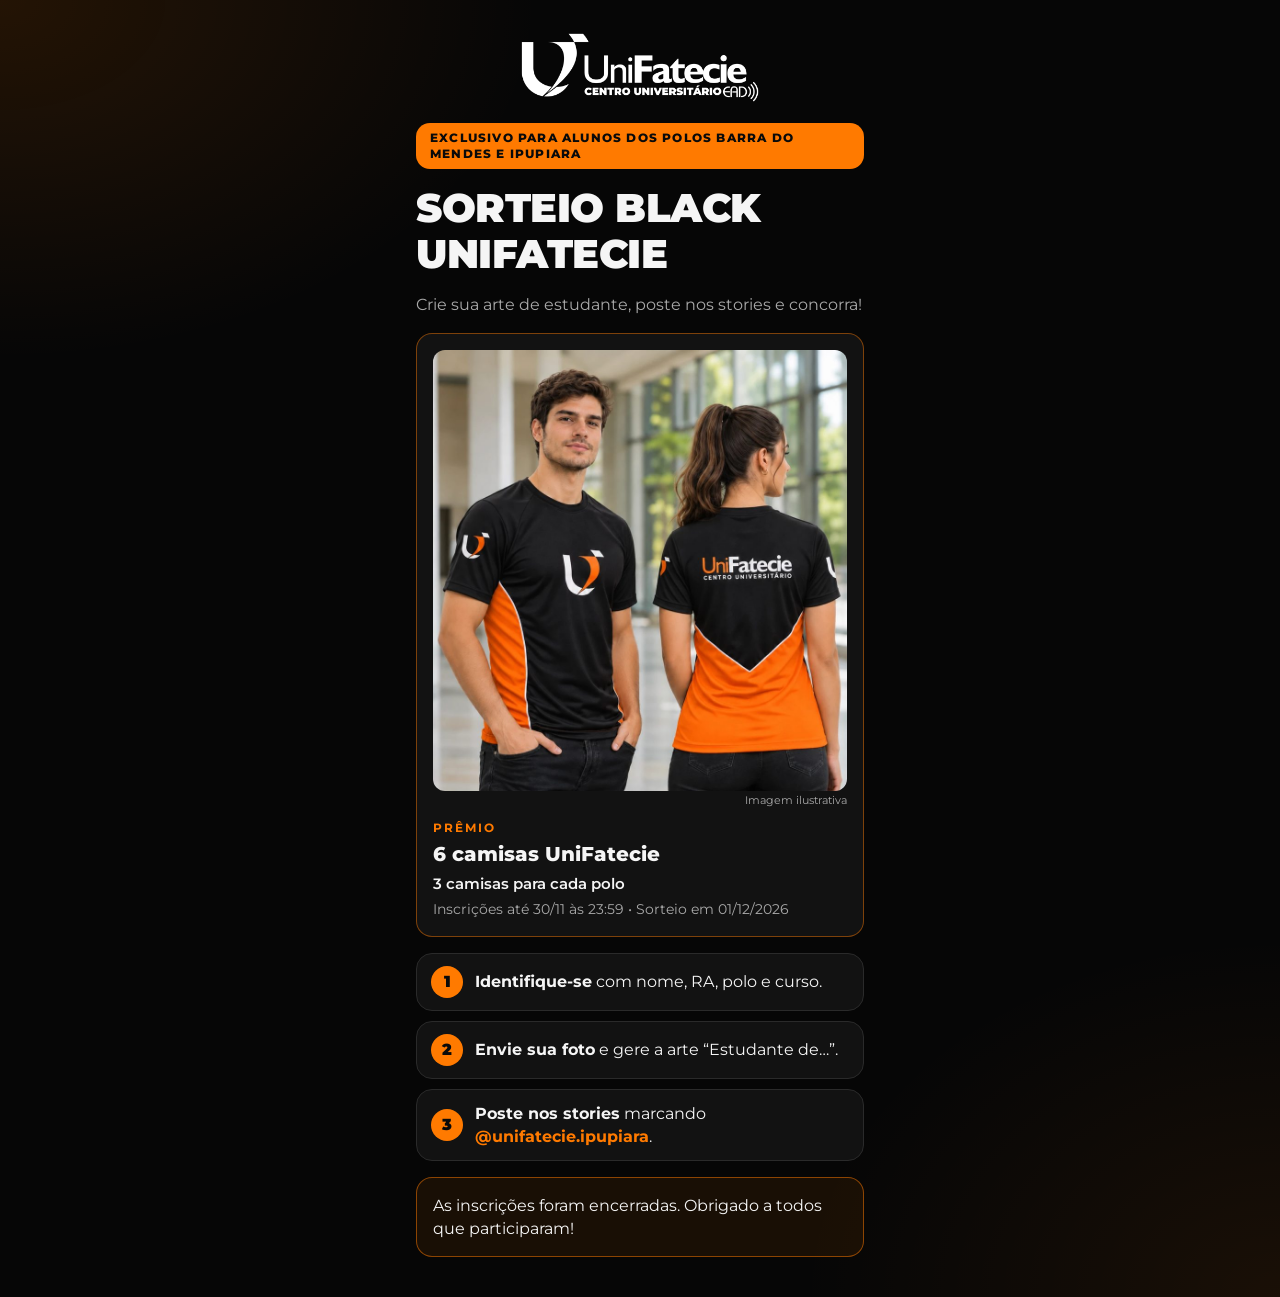
<file: index.html>
<!doctype html>
<html lang="pt-BR">
<head>
  <meta charset="utf-8">
  <meta name="viewport" content="width=device-width, initial-scale=1, viewport-fit=cover">
  <title>Sorteio Black UniFatecie</title>
  <meta name="description" content="Crie sua arte de estudante, poste nos stories e concorra no Sorteio Black UniFatecie.">
  <meta name="theme-color" content="#060606">
  <link rel="preconnect" href="https://fonts.googleapis.com">
  <link rel="preconnect" href="https://fonts.gstatic.com" crossorigin>
  <link href="https://fonts.googleapis.com/css2?family=Montserrat:wght@500;600;700;800;900&display=swap" rel="stylesheet">
  <link rel="stylesheet" href="css/style.css">
</head>
<body>
  <div id="aviso-app" class="aviso-app" hidden>
    Você abriu pelo navegador do Instagram. Se tiver dificuldade para salvar a arte, toque em
    <strong>⋯</strong> e escolha <strong>“Abrir no navegador”</strong>.
  </div>

  <main class="container">

    <!-- ===================== INÍCIO ===================== -->
    <section id="tela-inicio" class="tela ativa">
      <img class="logo-topo" src="assets/logo.png" alt="UniFatecie" onerror="this.replaceWith(Object.assign(document.createElement('p'),{className:'logo-texto',textContent:'UniFatecie'}))">
      <p class="selo" id="selo">Exclusivo para alunos dos polos Barra do Mendes e Ipupiara</p>
      <h1 id="titulo-campanha">Sorteio Black UniFatecie</h1>
      <p id="subtitulo-campanha" class="sub"></p>

      <div class="cartao premio">
        <img id="img-premio" class="img-premio" alt="Camisas UniFatecie, prêmio do sorteio" hidden>
        <small id="legenda-premio" class="legenda-premio" hidden></small>
        <span class="premio-rotulo">Prêmio</span>
        <strong id="premio"></strong>
        <span id="premio-detalhe" class="premio-detalhe"></span>
        <span id="info-datas" class="premio-datas"></span>
      </div>

      <ol class="passos">
        <li><span>1</span><div><strong>Identifique-se</strong> com nome, RA, polo e curso.</div></li>
        <li><span>2</span><div><strong>Envie sua foto</strong> e gere a arte “Estudante de…”.</div></li>
        <li><span>3</span><div><strong>Poste nos stories</strong> marcando <b class="perfil"></b>.</div></li>
      </ol>

      <div id="bloco-cta">
        <button id="btn-participar" class="btn btn-primario">Quero participar</button>
        <button class="btn btn-link" data-abrir-regulamento>Ler o regulamento</button>
      </div>
      <div id="bloco-encerrado" class="cartao alerta" hidden>
        As inscrições foram encerradas. Obrigado a todos que participaram!
      </div>
    </section>

    <!-- ===================== DADOS ===================== -->
    <section id="tela-dados" class="tela">
      <button class="voltar" data-ir="tela-inicio">‹ Voltar</button>
      <p class="etapa">Etapa 1 de 2</p>
      <h2>Seus dados</h2>

      <form id="form-dados" novalidate>
        <label class="campo">
          <span>Nome completo</span>
          <input id="nome" name="nome" type="text" autocomplete="name" maxlength="120" required>
          <small class="erro" data-erro="nome"></small>
        </label>

        <label class="campo">
          <span>RA</span>
          <input id="ra" name="ra" type="text" inputmode="numeric" autocomplete="off" maxlength="10" placeholder="6 números" required>
          <small class="erro" data-erro="ra"></small>
        </label>

        <fieldset class="campo">
          <legend>Polo</legend>
          <div id="opcoes-polo" class="opcoes"></div>
          <small class="erro" data-erro="polo"></small>
        </fieldset>

        <label class="campo">
          <span>Curso</span>
          <select id="curso" name="curso" required></select>
          <small class="erro" data-erro="curso"></small>
        </label>

        <label class="campo" id="campo-outro-curso" hidden>
          <span>Qual curso?</span>
          <input id="outro-curso" name="outroCurso" type="text" maxlength="80">
          <small class="erro" data-erro="outroCurso"></small>
        </label>

        <label class="campo">
          <span>Seu @ no Instagram</span>
          <div class="com-prefixo">
            <b>@</b>
            <input id="instagram" name="instagram" type="text" autocomplete="off" autocapitalize="none" spellcheck="false" maxlength="60" required>
          </div>
          <small class="dica">Usamos para conferir a sua postagem.</small>
          <small class="erro" data-erro="instagram"></small>
        </label>

        <label class="aceite">
          <input id="aceite" type="checkbox" required>
          <span>Li e aceito o <button type="button" class="link-inline" data-abrir-regulamento>regulamento</button> e autorizo o uso dos meus dados exclusivamente para este sorteio.</span>
        </label>
        <small class="erro" data-erro="aceite"></small>

        <button type="submit" class="btn btn-primario">Continuar</button>
      </form>
    </section>

    <!-- ===================== FOTO ===================== -->
    <section id="tela-foto" class="tela">
      <button class="voltar" data-ir="tela-dados">‹ Voltar</button>
      <p class="etapa">Etapa 2 de 2</p>
      <h2>Sua foto</h2>
      <p class="sub">Arraste para posicionar e use o controle (ou dois dedos) para dar zoom.</p>

      <div class="moldura-preview">
        <canvas id="canvas-arte" width="1080" height="1920" aria-label="Pré-visualização da arte"></canvas>
      </div>

      <input id="input-foto" type="file" accept="image/*" hidden>

      <div class="controles" id="controles-foto" hidden>
        <label class="zoom">
          <span aria-hidden="true">−</span>
          <input id="zoom" type="range" min="1" max="4" step="0.01" value="1" aria-label="Zoom da foto">
          <span aria-hidden="true">+</span>
        </label>
        <div class="linha-botoes">
          <button type="button" class="btn btn-secundario" id="btn-trocar">Trocar foto</button>
          <button type="button" class="btn btn-secundario" id="btn-girar">Girar</button>
        </div>
      </div>

      <button type="button" class="btn btn-secundario" id="btn-escolher">Escolher foto</button>
      <button type="button" class="btn btn-primario" id="btn-gerar" disabled>Gerar minha arte</button>
      <small class="erro centro" id="erro-foto"></small>
    </section>

    <!-- ===================== FINAL ===================== -->
    <section id="tela-final" class="tela">
      <div id="final-carregando" class="carregando">
        <div class="spinner"></div>
        <p>Registrando sua participação…</p>
      </div>

      <div id="final-erro" class="cartao alerta" hidden>
        <p id="final-erro-msg">Não foi possível registrar sua participação.</p>
        <button type="button" class="btn btn-primario" id="btn-tentar">Tentar novamente</button>
        <button type="button" class="btn btn-primario" id="btn-corrigir" hidden>Corrigir meu RA</button>
        <button type="button" class="btn btn-link" data-ir="tela-foto">Voltar</button>
      </div>

      <div id="final-ok" hidden>
        <h2 id="final-titulo">Pronto!</h2>
        <p id="final-msg" class="sub"></p>
        <div id="numero-sorte" class="numero-sorte">
          <span>Você concorre com o seu RA</span>
          <strong id="numero"></strong>
          <small>Fique de olho no sorteio: o RA sorteado aparece na tela.</small>
        </div>
        <p id="aviso-demo" class="cartao alerta" hidden>
          Modo de teste: o site ainda não está ligado à planilha, então esta inscrição não foi salva.
        </p>

        <img id="img-final" class="img-final" alt="Sua arte para os stories">
        <small class="dica centro">Se os botões não funcionarem, pressione e segure a imagem para salvar.</small>

        <button type="button" class="btn btn-primario" id="btn-compartilhar" hidden>Compartilhar nos stories</button>
        <button type="button" class="btn btn-secundario" id="btn-baixar">Baixar imagem</button>

        <div class="cartao checklist">
          <h3>Agora falta pouco</h3>
          <ol>
            <li>Publique a arte nos seus <strong>stories</strong>.</li>
            <li>Adicione o sticker <strong>“@ MENÇÃO”</strong>, marque <b class="perfil"></b> e coloque o sticker <strong>em cima do espaço laranja</strong> da arte.
              <button type="button" class="btn-copiar" id="btn-copiar">Copiar @</button></li>
            <li>Deixe o story no ar por <strong>24 horas</strong>.</li>
          </ol>
          <p class="pequeno">Sem a marcação do perfil, a participação não é válida.</p>
        </div>

        <button type="button" class="btn btn-link" data-ir="tela-foto">Editar a arte</button>
        <button type="button" class="btn btn-secundario" id="btn-outra-pessoa">Inscrever outra pessoa</button>
      </div>
    </section>
  </main>

  <dialog id="dlg-regulamento" class="dialogo">
    <h3>Regulamento</h3>
    <ol id="lista-regulamento"></ol>
    <form method="dialog"><button class="btn btn-primario">Entendi</button></form>
  </dialog>

  <script src="js/config.js"></script>
  <script src="js/arte.js"></script>
  <script src="js/app.js"></script>
</body>
</html>
</file>
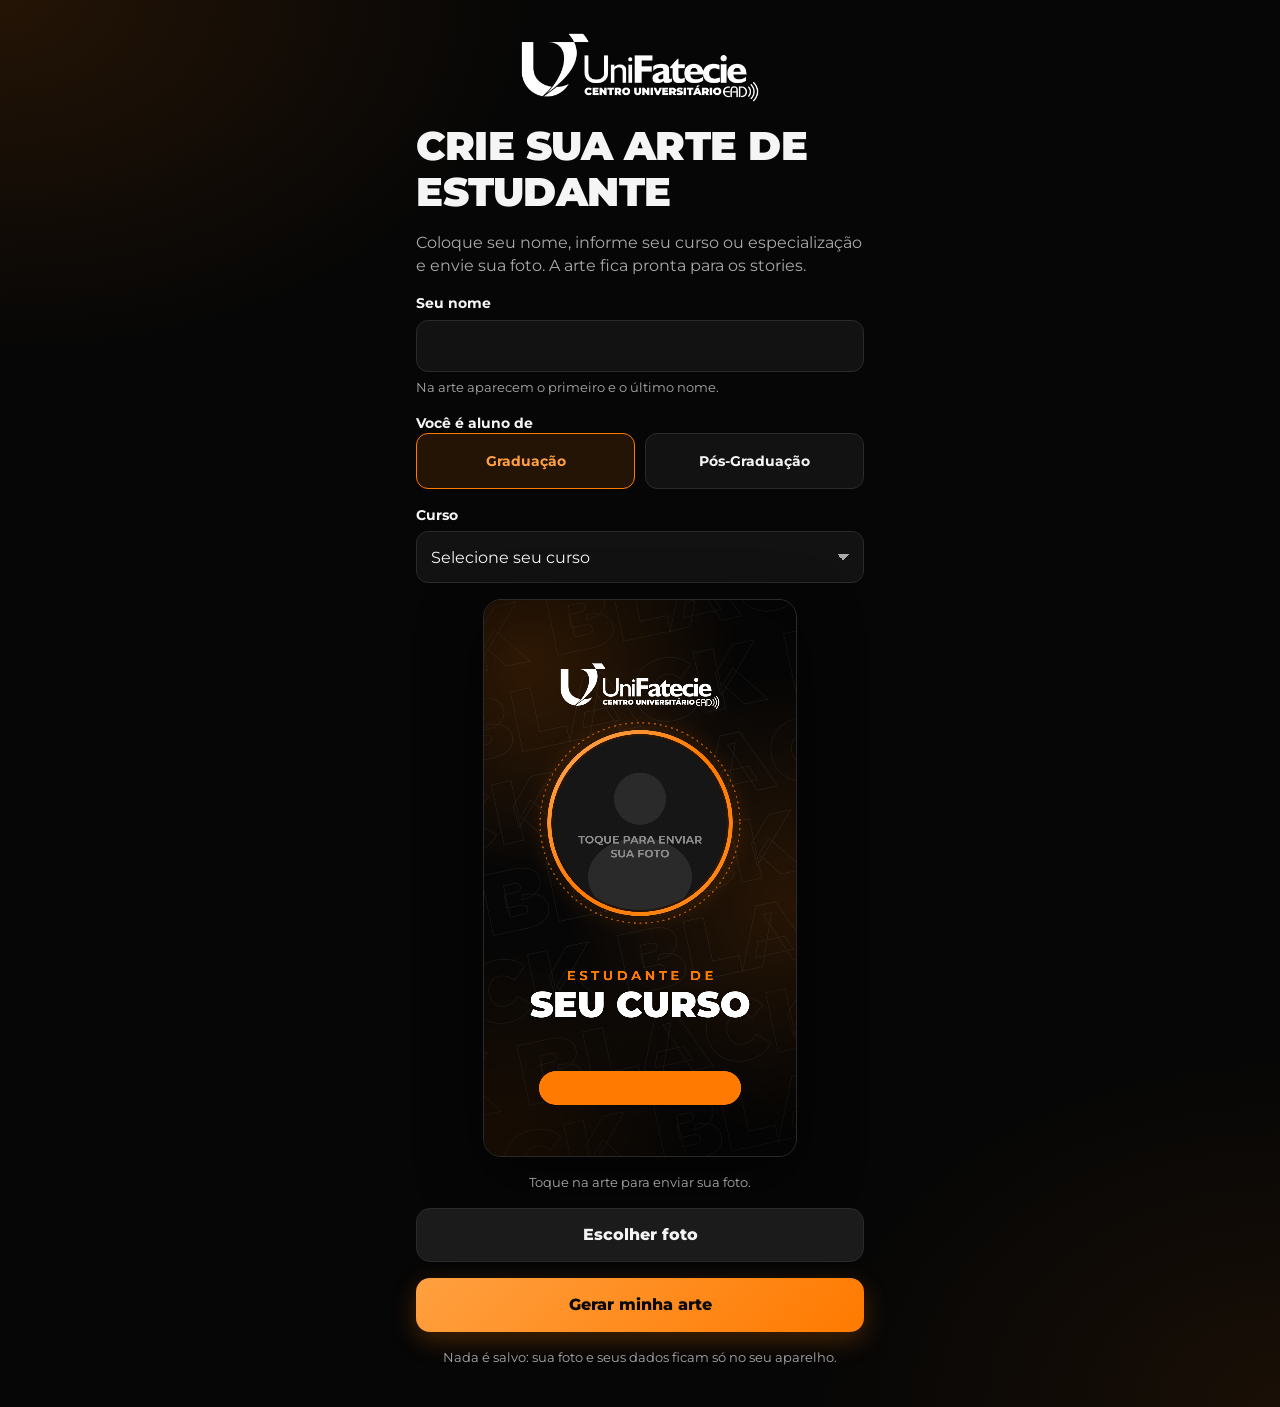
<file: arte.html>
<!doctype html>
<html lang="pt-BR">
<head>
  <meta charset="utf-8">
  <meta name="viewport" content="width=device-width, initial-scale=1, viewport-fit=cover">
  <title>Arte de Estudante UniFatecie</title>
  <meta name="description" content="Crie sua arte de estudante UniFatecie para os stories, com sua foto, seu nome e seu curso.">
  <meta name="theme-color" content="#060606">
  <link rel="preconnect" href="https://fonts.googleapis.com">
  <link rel="preconnect" href="https://fonts.gstatic.com" crossorigin>
  <link href="https://fonts.googleapis.com/css2?family=Montserrat:wght@500;600;700;800;900&display=swap" rel="stylesheet">
  <link rel="stylesheet" href="css/style.css">
</head>
<body>
  <div id="aviso-app" class="aviso-app" hidden>
    Você abriu pelo navegador do Instagram. Se tiver dificuldade para salvar a arte, toque em
    <strong>⋯</strong> e escolha <strong>“Abrir no navegador”</strong>.
  </div>

  <main class="container">

    <!-- ===================== CRIAR ===================== -->
    <section id="tela-criar" class="tela ativa">
      <img class="logo-topo" src="assets/logo.png" alt="UniFatecie" onerror="this.replaceWith(Object.assign(document.createElement('p'),{className:'logo-texto',textContent:'UniFatecie'}))">
      <h1>Crie sua arte de estudante</h1>
      <p class="sub">Coloque seu nome, informe seu curso ou especialização e envie sua foto. A arte fica pronta para os stories.</p>

      <form id="form-arte" class="form-arte" novalidate>
        <label class="campo">
          <span>Seu nome</span>
          <input id="nome" name="nome" type="text" autocomplete="name" maxlength="120" required>
          <small class="dica">Na arte aparecem o primeiro e o último nome.</small>
          <small class="erro" data-erro="nome"></small>
        </label>

        <fieldset class="campo">
          <legend>Você é aluno de</legend>
          <div class="opcoes">
            <label class="opcao"><input type="radio" name="tipo" value="graduacao" checked><span>Graduação</span></label>
            <label class="opcao"><input type="radio" name="tipo" value="pos"><span>Pós-Graduação</span></label>
          </div>
        </fieldset>

        <label class="campo" id="campo-curso">
          <span>Curso</span>
          <select id="curso" name="curso" required></select>
          <small class="erro" data-erro="curso"></small>
        </label>

        <label class="campo" id="campo-especializacao" hidden>
          <span>Especialização em…</span>
          <input id="especializacao" name="especializacao" type="text" maxlength="80" placeholder="Ex.: Gestão de Pessoas">
          <small class="dica">Na arte vai aparecer “ESPECIALIZAÇÃO EM” e o nome que você digitar.</small>
          <small class="erro" data-erro="especializacao"></small>
        </label>
      </form>

      <div class="moldura-preview">
        <canvas id="canvas-arte" width="1080" height="1920" aria-label="Pré-visualização da arte"></canvas>
      </div>
      <p class="sub centro pequeno" id="dica-foto">Toque na arte para enviar sua foto.</p>

      <input id="input-foto" type="file" accept="image/*" hidden>

      <div class="controles" id="controles-foto" hidden>
        <p class="sub centro pequeno">Arraste para posicionar e use o controle (ou dois dedos) para dar zoom.</p>
        <label class="zoom">
          <span aria-hidden="true">−</span>
          <input id="zoom" type="range" min="1" max="4" step="0.01" value="1" aria-label="Zoom da foto">
          <span aria-hidden="true">+</span>
        </label>
        <div class="linha-botoes">
          <button type="button" class="btn btn-secundario" id="btn-trocar">Trocar foto</button>
          <button type="button" class="btn btn-secundario" id="btn-girar">Girar</button>
        </div>
      </div>

      <button type="button" class="btn btn-secundario" id="btn-escolher">Escolher foto</button>
      <button type="button" class="btn btn-primario" id="btn-gerar">Gerar minha arte</button>
      <small class="erro centro" id="erro-foto"></small>

      <p class="pequeno centro privacidade">Nada é salvo: sua foto e seus dados ficam só no seu aparelho.</p>
    </section>

    <!-- ===================== FINAL ===================== -->
    <section id="tela-final" class="tela">
      <h2 id="final-titulo">Sua arte está pronta!</h2>
      <p class="sub">Agora é só postar nos seus stories.</p>

      <img id="img-final" class="img-final" alt="Sua arte para os stories">
      <small class="dica centro">Se os botões não funcionarem, pressione e segure a imagem para salvar.</small>

      <button type="button" class="btn btn-primario" id="btn-compartilhar" hidden>Compartilhar nos stories</button>
      <button type="button" class="btn btn-secundario" id="btn-baixar">Baixar imagem</button>

      <div class="cartao checklist">
        <h3>Dica</h3>
        <p class="sub">Ao postar, adicione o sticker <strong>“@ MENÇÃO”</strong>, marque <b class="perfil"></b> e coloque o sticker em cima do espaço laranja da arte.</p>
      </div>

      <button type="button" class="btn btn-link" id="btn-editar">Editar a arte</button>
    </section>
  </main>

  <script src="js/config.js"></script>
  <script src="js/arte.js"></script>
  <script src="js/arte-livre.js"></script>
</body>
</html>
</file>
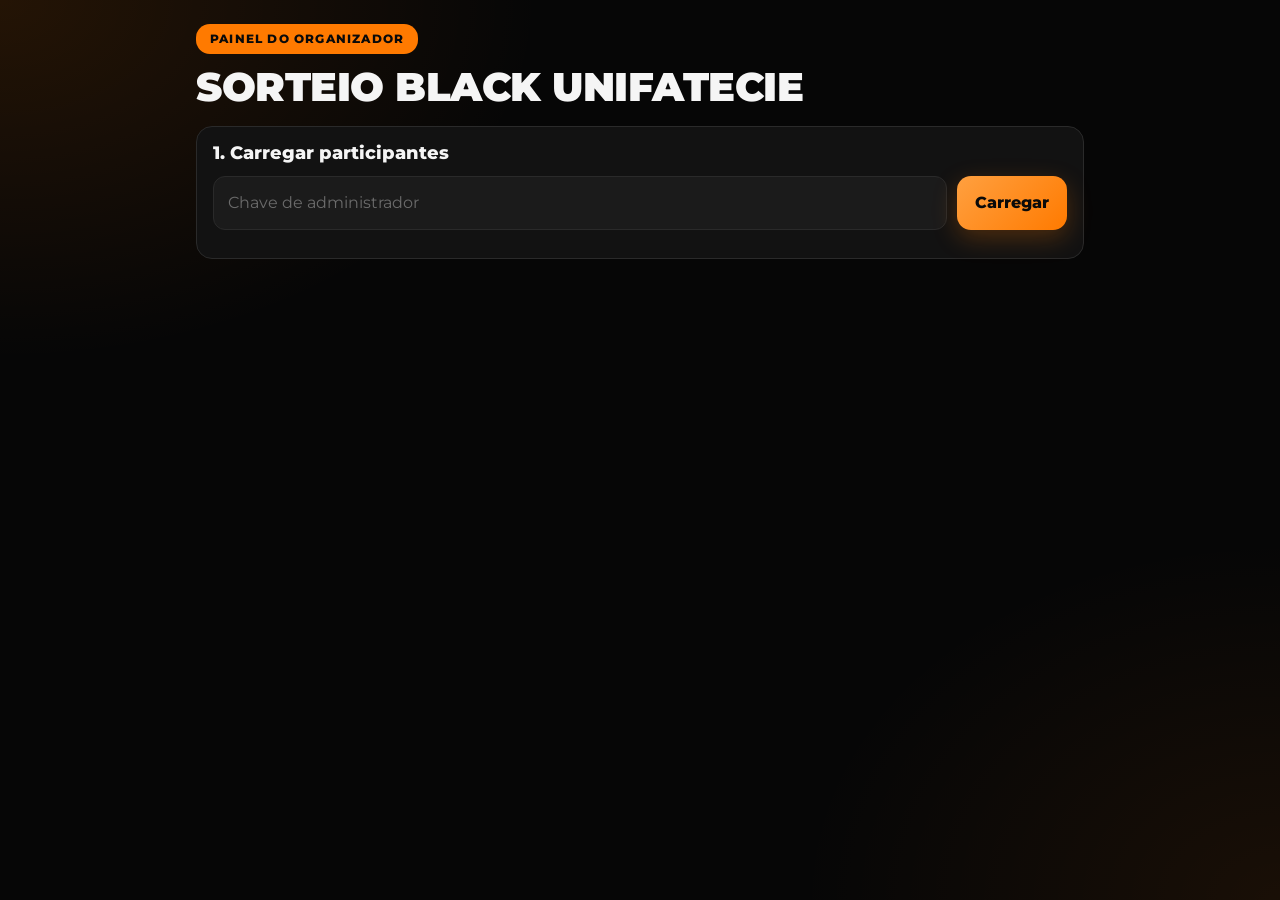
<file: sorteio.html>
<!doctype html>
<html lang="pt-BR">
<head>
  <meta charset="utf-8">
  <meta name="viewport" content="width=device-width, initial-scale=1">
  <meta name="robots" content="noindex, nofollow">
  <title>Painel do Sorteio</title>
  <link rel="preconnect" href="https://fonts.googleapis.com">
  <link rel="preconnect" href="https://fonts.gstatic.com" crossorigin>
  <link href="https://fonts.googleapis.com/css2?family=Montserrat:wght@500;600;700;800;900&display=swap" rel="stylesheet">
  <link rel="stylesheet" href="css/style.css">
  <link rel="stylesheet" href="css/sorteio.css">
</head>
<body>
  <main class="painel">
    <header class="painel-topo">
      <div>
        <p class="selo">Painel do organizador</p>
        <h1 id="titulo">Sorteio</h1>
      </div>
    </header>

    <section class="cartao" id="acesso">
      <h3>1. Carregar participantes</h3>
      <form id="form-acesso" class="linha-acesso">
        <input id="chave" type="password" placeholder="Chave de administrador" autocomplete="current-password">
        <button class="btn btn-primario" type="submit">Carregar</button>
      </form>
      <p id="msg-acesso" class="pequeno"></p>
      <button id="btn-exemplo" class="btn btn-link" type="button" hidden>Testar com participantes de exemplo</button>
    </section>

    <section class="cartao" id="filtros" hidden>
      <h3>2. Quem concorre</h3>
      <div id="contagem" class="contagem"></div>
      <div class="linha-filtros">
        <label>Polo
          <select id="filtro-polo"></select>
        </label>
        <label class="check">
          <input id="sem-repetir" type="checkbox" checked>
          Não sortear quem já ganhou
        </label>
      </div>
    </section>

    <section class="palco" id="palco" hidden>
      <canvas id="confete"></canvas>
      <p class="palco-rotulo" id="palco-rotulo">Pronto para sortear</p>
      <div class="palco-numero" id="palco-numero">RA</div>
      <div class="palco-nome" id="palco-nome">&nbsp;</div>
      <div class="palco-info" id="palco-info">&nbsp;</div>
      <div class="palco-botoes">
        <button class="btn btn-primario btn-sortear" id="btn-sortear">Sortear</button>
        <button class="btn btn-secundario" id="btn-tela-cheia" type="button">Tela cheia</button>
      </div>
    </section>

    <section class="cartao" id="vencedores" hidden>
      <div class="linha-titulo">
        <h3>Sorteados</h3>
      </div>
      <p class="pequeno">Antes de anunciar, confira se o @ sorteado marcou o perfil nos stories (as menções chegam nas suas mensagens do Instagram).</p>
      <ol id="lista-vencedores" class="lista-vencedores"></ol>
    </section>
  </main>

  <script src="js/config.js"></script>
  <script src="js/sorteio.js"></script>
</body>
</html>
</file>
<file: css/style.css>
:root {
  --fundo: #060606;
  --cartao: #121212;
  --cartao-2: #1b1b1b;
  --borda: #2a2a2a;
  --texto: #f5f5f5;
  --texto-2: #a9a9a9;
  --destaque: #ff7a00;
  --destaque-2: #ffa040;
  --erro: #ff6b6b;
  --raio: 16px;
}

* { box-sizing: border-box; }

html, body { margin: 0; }

html { background: var(--fundo); }

body {
  background:
    radial-gradient(900px 600px at 0% 0%, rgba(255, 122, 0, 0.12), transparent 60%),
    radial-gradient(800px 600px at 100% 100%, rgba(255, 122, 0, 0.08), transparent 60%),
    var(--fundo);
  color: var(--texto);
  font-family: Montserrat, 'Segoe UI', Arial, sans-serif;
  font-size: 16px;
  line-height: 1.45;
  min-height: 100vh;
  -webkit-font-smoothing: antialiased;
}

.container {
  max-width: 480px;
  margin: 0 auto;
  padding: 24px 16px calc(40px + env(safe-area-inset-bottom));
}

.tela { display: none; flex-direction: column; gap: 16px; }
.tela.ativa { display: flex; animation: entrar 0.25s ease-out; }
@keyframes entrar { from { opacity: 0; transform: translateY(8px); } to { opacity: 1; transform: none; } }

[hidden] { display: none !important; }

h1, h2, h3 { margin: 0; line-height: 1.15; }
h1 { font-size: clamp(30px, 8.5vw, 40px); font-weight: 900; text-transform: uppercase; letter-spacing: -0.5px; }
h2 { font-size: 28px; font-weight: 800; }
h3 { font-size: 18px; font-weight: 800; }
p { margin: 0; }

.sub { color: var(--texto-2); }
.centro { text-align: center; }
.pequeno { font-size: 13px; color: var(--texto-2); }

.logo-topo { max-width: 240px; max-height: 72px; object-fit: contain; align-self: center; margin: 8px 0 4px; }
.logo-texto { align-self: center; font-weight: 800; font-size: 28px; margin: 8px 0 4px; }

.selo {
  align-self: flex-start;
  max-width: 100%;
  background: var(--destaque);
  color: #0a0a0a;
  font-weight: 800;
  font-size: 12px;
  line-height: 1.35;
  letter-spacing: 1.2px;
  text-transform: uppercase;
  padding: 7px 14px;
  border-radius: 14px;
}

.cartao {
  background: var(--cartao);
  border: 1px solid var(--borda);
  border-radius: var(--raio);
  padding: 16px;
}

.premio { display: flex; flex-direction: column; gap: 4px; border-color: rgba(255, 122, 0, 0.45); }
.premio-rotulo { font-size: 12px; font-weight: 700; letter-spacing: 2px; text-transform: uppercase; color: var(--destaque); }
.premio strong { font-size: 20px; font-weight: 800; }
.premio-datas { font-size: 14px; color: var(--texto-2); }
.premio-detalhe { font-size: 15px; font-weight: 600; }
.img-premio { display: block; width: 100%; height: auto; border-radius: 12px; background: var(--cartao-2); }
.legenda-premio { font-size: 11px; color: var(--texto-2); text-align: right; margin: -2px 0 6px; }

.alerta { border-color: rgba(255, 122, 0, 0.5); background: rgba(255, 122, 0, 0.08); display: flex; flex-direction: column; gap: 12px; }

.passos { list-style: none; margin: 0; padding: 0; display: flex; flex-direction: column; gap: 10px; }
.passos li { display: flex; gap: 12px; align-items: center; background: var(--cartao); border: 1px solid var(--borda); border-radius: var(--raio); padding: 12px 14px; }
.passos span {
  flex: none; width: 32px; height: 32px; border-radius: 50%;
  display: grid; place-items: center;
  background: var(--destaque); color: #0a0a0a; font-weight: 900;
}
.perfil { color: var(--destaque); font-weight: 700; overflow-wrap: anywhere; }

/* Botões */
.btn {
  appearance: none; border: 0; cursor: pointer;
  font: inherit; font-weight: 800; font-size: 16px;
  width: 100%; min-height: 54px; padding: 14px 18px;
  border-radius: 14px;
  transition: transform 0.08s ease, opacity 0.2s ease, background 0.2s ease;
}
.btn:active { transform: scale(0.98); }
.btn:disabled { opacity: 0.4; cursor: not-allowed; }
.btn-primario { background: linear-gradient(135deg, var(--destaque-2), var(--destaque)); color: #0a0a0a; box-shadow: 0 8px 24px rgba(255, 122, 0, 0.25); }
.btn-secundario { background: var(--cartao-2); color: var(--texto); border: 1px solid var(--borda); }
.btn-link { background: none; color: var(--texto-2); min-height: 44px; font-weight: 600; text-decoration: underline; text-underline-offset: 3px; }
#bloco-cta { display: flex; flex-direction: column; gap: 4px; margin-top: 4px; }

.voltar {
  align-self: flex-start; background: none; border: 0; color: var(--texto-2);
  font: inherit; font-weight: 600; padding: 4px 0; cursor: pointer;
}
.etapa { color: var(--destaque); font-weight: 700; font-size: 13px; letter-spacing: 1.5px; text-transform: uppercase; margin-bottom: -10px; }

/* Formulário */
form { display: flex; flex-direction: column; gap: 16px; }
.campo { display: flex; flex-direction: column; gap: 6px; border: 0; margin: 0; padding: 0; min-width: 0; }
.campo > span, .campo legend { font-weight: 700; font-size: 14px; padding: 0; }
input[type="text"], select {
  width: 100%; min-height: 52px;
  background: var(--cartao); color: var(--texto);
  border: 1px solid var(--borda); border-radius: 12px;
  padding: 12px 14px; font: inherit; font-size: 16px;
  outline: none;
}
select { appearance: none; background-image: linear-gradient(45deg, transparent 50%, var(--texto-2) 50%), linear-gradient(135deg, var(--texto-2) 50%, transparent 50%); background-position: calc(100% - 20px) 50%, calc(100% - 14px) 50%; background-size: 6px 6px; background-repeat: no-repeat; padding-right: 40px; }
input::placeholder { color: #6b6b6b; }
input[type="text"]:focus, select:focus { border-color: var(--destaque); box-shadow: 0 0 0 3px rgba(255, 122, 0, 0.2); }
.com-prefixo { display: flex; align-items: stretch; }
.com-prefixo b { display: grid; place-items: center; padding: 0 14px; background: var(--cartao-2); border: 1px solid var(--borda); border-right: 0; border-radius: 12px 0 0 12px; color: var(--destaque); }
.com-prefixo input { border-radius: 0 12px 12px 0 !important; }
.dica { color: var(--texto-2); font-size: 13px; }
.erro { color: var(--erro); font-size: 13px; font-weight: 600; min-height: 0; }
.erro:empty { display: none; }

.opcoes { display: grid; grid-template-columns: 1fr 1fr; gap: 10px; }
.opcao { position: relative; }
.opcao input { position: absolute; opacity: 0; pointer-events: none; }
.opcao span {
  display: flex; align-items: center; justify-content: center; text-align: center;
  min-height: 56px; padding: 10px; border-radius: 12px;
  background: var(--cartao); border: 1px solid var(--borda);
  font-weight: 700; font-size: 14px; cursor: pointer;
}
.opcao input:checked + span { border-color: var(--destaque); background: rgba(255, 122, 0, 0.12); color: var(--destaque-2); }
.opcao input:focus-visible + span { box-shadow: 0 0 0 3px rgba(255, 122, 0, 0.3); }

.aceite { display: flex; gap: 12px; align-items: flex-start; font-size: 14px; color: var(--texto-2); cursor: pointer; }
.aceite input { width: 22px; height: 22px; margin: 0; flex: none; accent-color: var(--destaque); }
.link-inline { background: none; border: 0; padding: 0; font: inherit; color: var(--destaque); text-decoration: underline; cursor: pointer; }

/* Editor da foto */
.moldura-preview {
  align-self: center;
  width: min(100%, calc(62vh * 9 / 16));
  aspect-ratio: 9 / 16;
  border-radius: 18px;
  overflow: hidden;
  border: 1px solid var(--borda);
  box-shadow: 0 20px 60px rgba(0, 0, 0, 0.6);
  background: #111;
}
#canvas-arte { display: block; width: 100%; height: 100%; touch-action: none; cursor: grab; }
#canvas-arte:active { cursor: grabbing; }

.controles { display: flex; flex-direction: column; gap: 12px; }
.zoom { display: flex; align-items: center; gap: 12px; font-weight: 800; color: var(--texto-2); font-size: 20px; }
.zoom input { flex: 1; accent-color: var(--destaque); height: 28px; }
.linha-botoes { display: grid; grid-template-columns: 1fr 1fr; gap: 10px; }

/* Final */
.carregando { display: flex; flex-direction: column; align-items: center; gap: 16px; padding: 80px 0; color: var(--texto-2); }
.spinner { width: 44px; height: 44px; border-radius: 50%; border: 4px solid var(--borda); border-top-color: var(--destaque); animation: girar 0.8s linear infinite; }
@keyframes girar { to { transform: rotate(360deg); } }

#final-ok { display: flex; flex-direction: column; gap: 14px; }
.numero-sorte {
  display: flex; flex-direction: column; align-items: center; gap: 2px;
  padding: 14px; border-radius: var(--raio);
  background: linear-gradient(135deg, rgba(255, 160, 64, 0.18), rgba(255, 122, 0, 0.06));
  border: 1px solid rgba(255, 122, 0, 0.5);
}
.numero-sorte span { font-size: 12px; font-weight: 700; letter-spacing: 2px; text-transform: uppercase; color: var(--destaque); }
.numero-sorte strong { font-size: clamp(28px, 9vw, 44px); font-weight: 900; letter-spacing: 3px; overflow-wrap: anywhere; text-align: center; line-height: 1.1; margin: 4px 0; }
.numero-sorte small { font-size: 13px; color: var(--texto-2); text-align: center; }
.img-final {
  align-self: center;
  width: min(100%, calc(60vh * 9 / 16));
  border-radius: 18px;
  border: 1px solid var(--borda);
  box-shadow: 0 20px 60px rgba(0, 0, 0, 0.6);
  -webkit-touch-callout: default;
}
.checklist ol { margin: 10px 0 8px; padding-left: 20px; display: flex; flex-direction: column; gap: 8px; }
.btn-copiar {
  margin-left: 6px; background: var(--cartao-2); color: var(--texto); border: 1px solid var(--borda);
  border-radius: 999px; padding: 3px 10px; font: inherit; font-size: 12px; font-weight: 700; cursor: pointer;
}

/* Aviso de navegador do Instagram */
.aviso-app {
  background: var(--destaque); color: #0a0a0a;
  font-size: 13px; padding: 10px 16px; text-align: center;
}

/* Diálogo */
.dialogo {
  background: var(--cartao); color: var(--texto);
  border: 1px solid var(--borda); border-radius: var(--raio);
  width: min(440px, calc(100vw - 32px)); max-height: 85vh; padding: 20px;
}
.dialogo::backdrop { background: rgba(0, 0, 0, 0.7); }
.dialogo ol { padding-left: 20px; color: var(--texto-2); display: flex; flex-direction: column; gap: 8px; font-size: 14px; }
</file>
<file: css/sorteio.css>
.painel {
  max-width: 920px;
  margin: 0 auto;
  padding: 24px 16px 48px;
  display: flex;
  flex-direction: column;
  gap: 16px;
}
.painel-topo .selo { display: inline-block; }
.painel-topo h1 { margin-top: 10px; }
.painel .cartao { display: flex; flex-direction: column; gap: 12px; }

.linha-acesso { display: flex; flex-direction: row; gap: 10px; }
.linha-acesso input { flex: 1; min-height: 52px; background: var(--cartao-2); color: var(--texto); border: 1px solid var(--borda); border-radius: 12px; padding: 12px 14px; font: inherit; }
.linha-acesso .btn { width: auto; }

.contagem { display: flex; flex-wrap: wrap; gap: 8px; }
.contagem span { background: var(--cartao-2); border: 1px solid var(--borda); border-radius: 999px; padding: 6px 12px; font-size: 14px; font-weight: 600; }
.contagem b { color: var(--destaque); }

.linha-filtros { display: flex; flex-wrap: wrap; gap: 16px; align-items: flex-end; }
.linha-filtros label { display: flex; flex-direction: column; gap: 6px; font-weight: 700; font-size: 14px; }
.linha-filtros select { min-width: 220px; }
.check { flex-direction: row !important; align-items: center; gap: 8px !important; font-weight: 600 !important; cursor: pointer; }
.check input { width: 20px; height: 20px; accent-color: var(--destaque); }

.palco {
  position: relative;
  overflow: hidden;
  border-radius: 24px;
  border: 1px solid rgba(255, 122, 0, 0.45);
  background:
    radial-gradient(600px 300px at 50% 0%, rgba(255, 122, 0, 0.18), transparent 70%),
    #0b0b0b;
  padding: 40px 20px;
  display: flex;
  flex-direction: column;
  align-items: center;
  text-align: center;
  gap: 10px;
  min-height: 420px;
  justify-content: center;
}
.palco:fullscreen { border-radius: 0; border: 0; justify-content: center; }
#confete { position: absolute; inset: 0; width: 100%; height: 100%; pointer-events: none; }
.palco-rotulo { color: var(--destaque); font-weight: 800; letter-spacing: 3px; text-transform: uppercase; font-size: 14px; }
.palco-numero { display: inline-block; white-space: nowrap; font-size: clamp(48px, 12vw, 130px); font-weight: 900; letter-spacing: 4px; line-height: 1; font-variant-numeric: tabular-nums; }
.palco-nome { font-size: clamp(24px, 5vw, 44px); font-weight: 800; min-height: 1.2em; }
.palco-info { color: var(--texto-2); font-size: clamp(14px, 2.6vw, 20px); font-weight: 600; min-height: 1.4em; }
.palco.girando .palco-numero, .palco.girando .palco-nome { opacity: 0.85; }
.palco.revelado .palco-numero { color: var(--destaque); text-shadow: 0 0 40px rgba(255, 122, 0, 0.5); }
.palco-botoes { display: flex; gap: 10px; margin-top: 16px; width: min(100%, 460px); position: relative; }
.btn-sortear { font-size: 20px; letter-spacing: 2px; text-transform: uppercase; }
.palco-botoes .btn-secundario { width: auto; white-space: nowrap; }

.linha-titulo { display: flex; justify-content: space-between; align-items: center; gap: 12px; flex-wrap: wrap; }
.lista-vencedores { margin: 0; padding-left: 22px; display: flex; flex-direction: column; gap: 10px; }
.lista-vencedores li { background: var(--cartao-2); border: 1px solid var(--borda); border-radius: 12px; padding: 10px 12px; }
.lista-vencedores .nome { font-weight: 800; }
.lista-vencedores .det { color: var(--texto-2); font-size: 14px; }
.lista-vencedores a { color: var(--destaque); }

@media (max-width: 520px) {
  .linha-acesso { flex-direction: column; }
  .linha-acesso .btn { width: 100%; }
}
</file>
